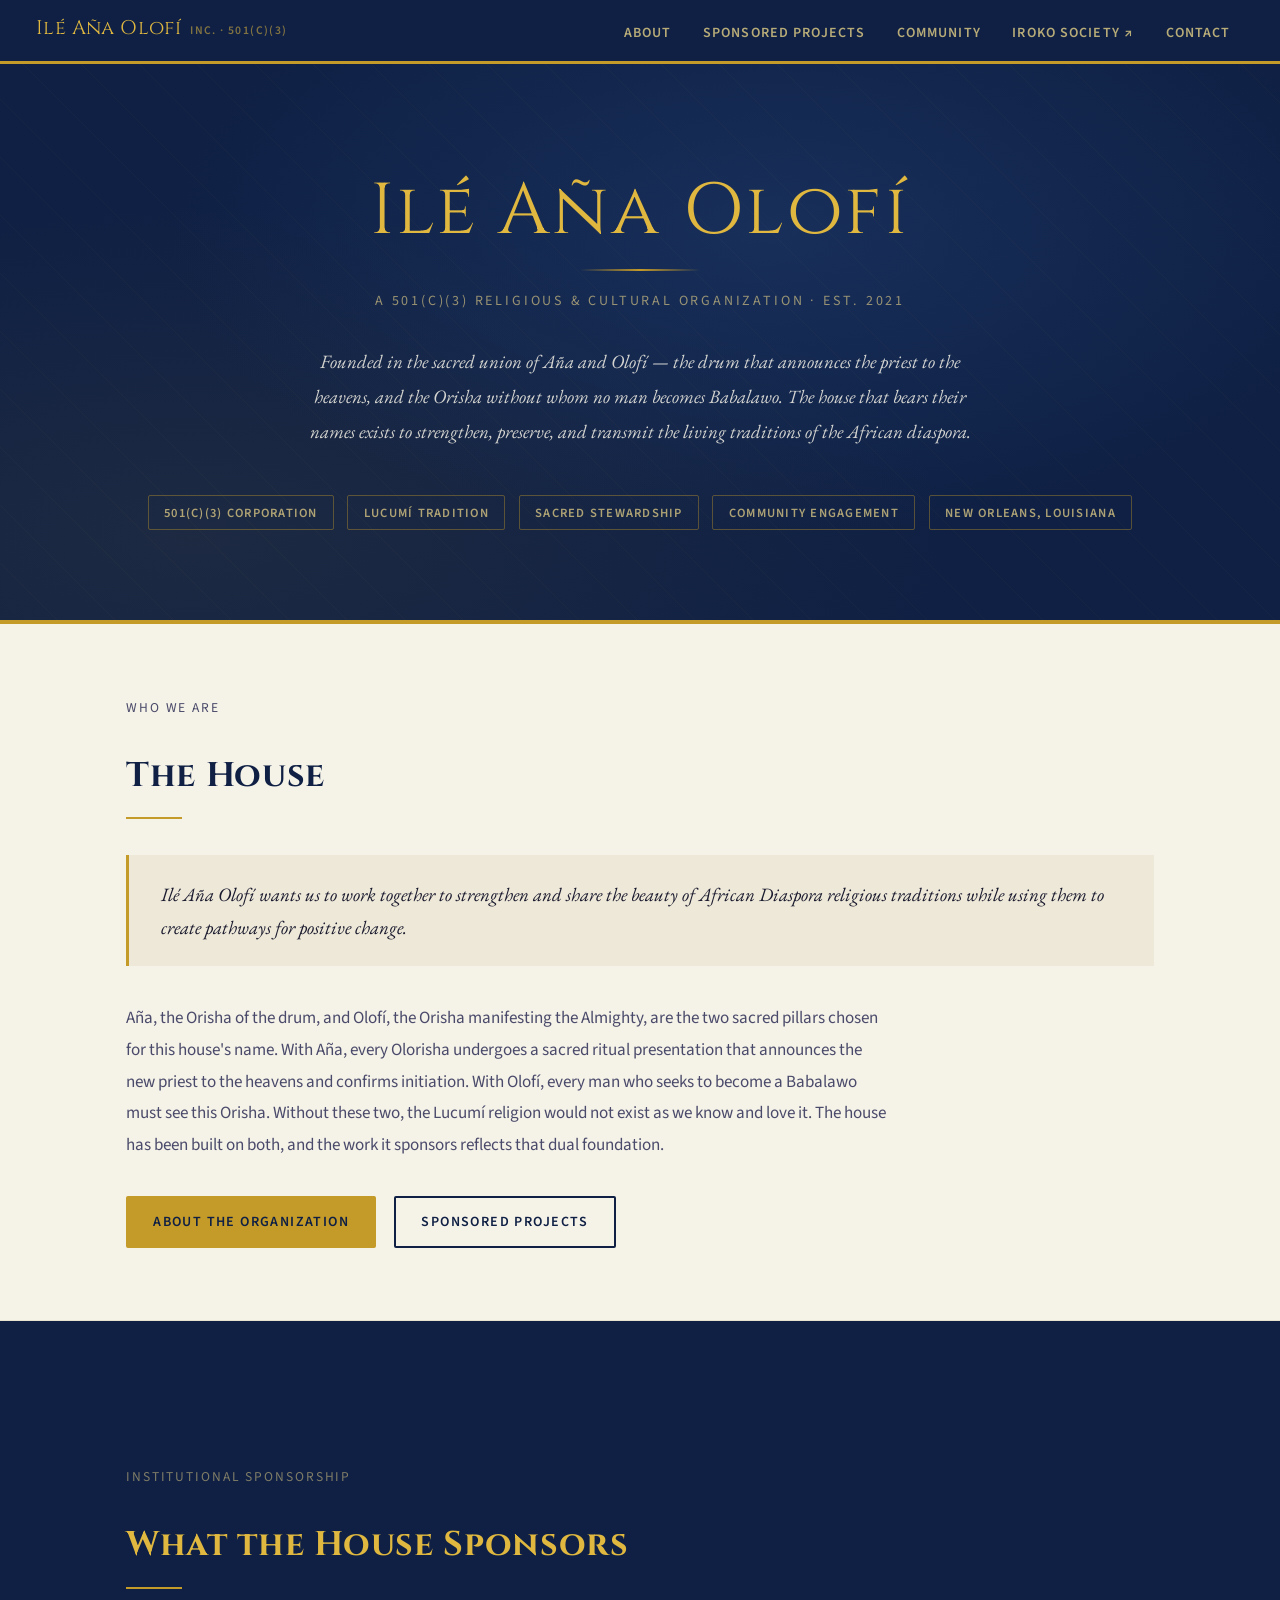
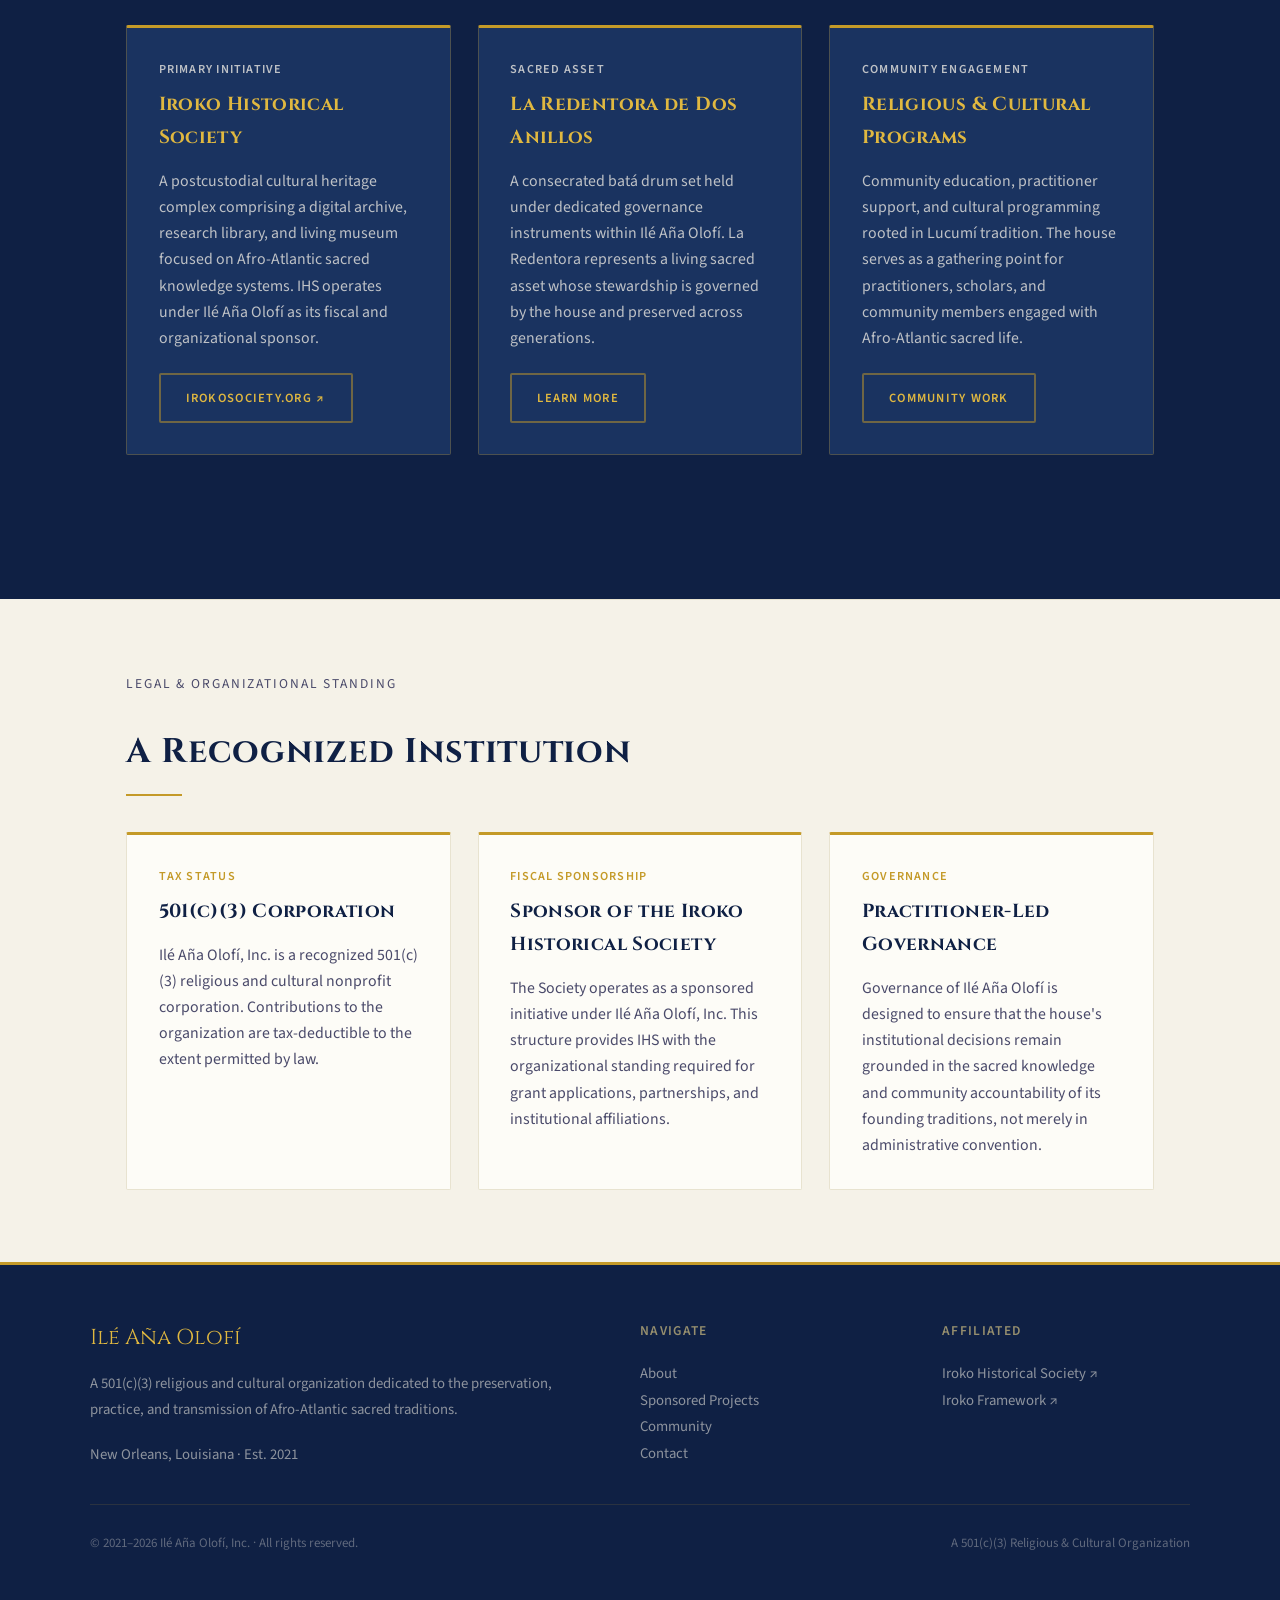
<file: index.html>
<!DOCTYPE html>
<html lang="en">
<head>
  <meta charset="UTF-8">
  <meta name="viewport" content="width=device-width, initial-scale=1.0">
  <title>Ilé Aña Olofí, Inc.</title>
  <meta name="description" content="Ilé Aña Olofí, Inc. is a 501(c)(3) religious and cultural organization dedicated to the preservation, practice, and transmission of Afro-Atlantic sacred traditions. Fiscal sponsor of the Iroko Historical Society.">
  <link rel="icon" type="image/svg+xml" href="assets/iao-favicon.svg">
  <meta property="og:type" content="website">
  <meta property="og:site_name" content="Ilé Aña Olofí, Inc.">
  <meta property="og:title" content="Ilé Aña Olofí, Inc.">
  <meta property="og:description" content="A 501(c)(3) religious and cultural organization dedicated to the preservation, practice, and transmission of Afro-Atlantic sacred traditions. Fiscal sponsor of the Iroko Historical Society.">
  <meta property="og:url" content="https://ileanaolofi.org/">
  <meta property="og:image" content="https://ileanaolofi.org/assets/og-iao.png">
  <meta property="og:image:width" content="1200">
  <meta property="og:image:height" content="630">
  <meta property="og:image:type" content="image/png">
  <meta name="twitter:card" content="summary_large_image">
  <meta name="twitter:title" content="Ilé Aña Olofí, Inc.">
  <meta name="twitter:description" content="A 501(c)(3) religious and cultural organization dedicated to the preservation, practice, and transmission of Afro-Atlantic sacred traditions. Fiscal sponsor of the Iroko Historical Society.">
  <meta name="twitter:image" content="https://ileanaolofi.org/assets/og-iao.png">
  <link rel="stylesheet" href="style.css">
  <!-- Google Analytics -->
  <script async src="https://www.googletagmanager.com/gtag/js?id=G-YC5E6GBY4K"></script>
  <script>
    window.dataLayer = window.dataLayer || [];
    function gtag(){dataLayer.push(arguments);}
    gtag('js', new Date());
    gtag('config', 'G-YC5E6GBY4K');
  </script>
</head>
<body>

<nav>
  <a href="index.html" class="brand">
    <span class="wordmark">Ilé Aña Olofí</span>
    <span class="inc">Inc. · 501(c)(3)</span>
  </a>
  <ul>
    <li><a href="about.html">About</a></li>
    <li><a href="projects.html">Sponsored Projects</a></li>
    <li><a href="community.html">Community</a></li>
    <li><a href="https://www.irokosociety.org" target="_blank">Iroko Society ↗</a></li>
    <li><a href="contact.html">Contact</a></li>
  </ul>
</nav>

<!-- HERO -->
<section class="hero">
  <div class="seal">Ilé Aña Olofí</div>
  <div class="seal-rule"></div>
  <p class="subtitle">A 501(c)(3) Religious &amp; Cultural Organization · Est. 2021</p>
  <p class="lead">
    Founded in the sacred union of Aña and Olofí — the drum that announces the priest to the heavens, and the Orisha without whom no man becomes Babalawo. The house that bears their names exists to strengthen, preserve, and transmit the living traditions of the African diaspora.
  </p>
  <div class="badges">
    <span class="badge">501(c)(3) Corporation</span>
    <span class="badge">Lucumí Tradition</span>
    <span class="badge">Sacred Stewardship</span>
    <span class="badge">Community Engagement</span>
    <span class="badge">New Orleans, Louisiana</span>
  </div>
</section>

<!-- MISSION STATEMENT -->
<section class="section">
  <p class="section-lead">Who We Are</p>
  <h2 class="section-title">The House</h2>
  <blockquote class="mission">
    Ilé Aña Olofí wants us to work together to strengthen and share the beauty of African Diaspora religious traditions while using them to create pathways for positive change.
  </blockquote>
  <p style="font-family: var(--font-sans); font-size: 0.95rem; color: var(--text-muted); max-width: 760px; line-height: 1.85; margin-top: 1.5rem;">
    Aña, the Orisha of the drum, and Olofí, the Orisha manifesting the Almighty, are the two sacred pillars chosen for this house's name. With Aña, every Olorisha undergoes a sacred ritual presentation that announces the new priest to the heavens and confirms initiation. With Olofí, every man who seeks to become a Babalawo must see this Orisha. Without these two, the Lucumí religion would not exist as we know and love it. The house has been built on both, and the work it sponsors reflects that dual foundation.
  </p>
  <div style="margin-top: 2rem; display: flex; gap: 1rem; flex-wrap: wrap;">
    <a href="about.html" class="btn btn-gold">About the Organization</a>
    <a href="projects.html" class="btn btn-outline">Sponsored Projects</a>
  </div>
</section>

<!-- SPONSORED PROJECTS STRIP -->
<div class="section alt">
  <div class="inner">
    <p class="section-lead">Institutional Sponsorship</p>
    <h2 class="section-title">What the House Sponsors</h2>
    <div class="cards">
      <div class="card navy-card">
        <p class="card-tag">Primary Initiative</p>
        <h3>Iroko Historical Society</h3>
        <p>A postcustodial cultural heritage complex comprising a digital archive, research library, and living museum focused on Afro-Atlantic sacred knowledge systems. IHS operates under Ilé Aña Olofí as its fiscal and organizational sponsor.</p>
        <div style="margin-top:1.25rem;">
          <a href="https://www.irokosociety.org" target="_blank" class="btn btn-outline-light" style="font-size:0.7rem;">irokosociety.org ↗</a>
        </div>
      </div>
      <div class="card navy-card">
        <p class="card-tag">Sacred Asset</p>
        <h3>La Redentora de Dos Anillos</h3>
        <p>A consecrated batá drum set held under dedicated governance instruments within Ilé Aña Olofí. La Redentora represents a living sacred asset whose stewardship is governed by the house and preserved across generations.</p>
        <div style="margin-top:1.25rem;">
          <a href="projects.html#redentora" class="btn btn-outline-light" style="font-size:0.7rem;">Learn More</a>
        </div>
      </div>
      <div class="card navy-card">
        <p class="card-tag">Community Engagement</p>
        <h3>Religious &amp; Cultural Programs</h3>
        <p>Community education, practitioner support, and cultural programming rooted in Lucumí tradition. The house serves as a gathering point for practitioners, scholars, and community members engaged with Afro-Atlantic sacred life.</p>
        <div style="margin-top:1.25rem;">
          <a href="community.html" class="btn btn-outline-light" style="font-size:0.7rem;">Community Work</a>
        </div>
      </div>
    </div>
  </div>
</div>

<!-- ORGANIZATIONAL STANDING -->
<section class="section">
  <p class="section-lead">Legal &amp; Organizational Standing</p>
  <h2 class="section-title">A Recognized Institution</h2>
  <div class="cards">
    <div class="card">
      <p class="card-tag">Tax Status</p>
      <h3>501(c)(3) Corporation</h3>
      <p>Ilé Aña Olofí, Inc. is a recognized 501(c)(3) religious and cultural nonprofit corporation. Contributions to the organization are tax-deductible to the extent permitted by law.</p>
    </div>
    <div class="card">
      <p class="card-tag">Fiscal Sponsorship</p>
      <h3>Sponsor of the Iroko Historical Society</h3>
      <p>The Society operates as a sponsored initiative under Ilé Aña Olofí, Inc. This structure provides IHS with the organizational standing required for grant applications, partnerships, and institutional affiliations.</p>
    </div>
    <div class="card">
      <p class="card-tag">Governance</p>
      <h3>Practitioner-Led Governance</h3>
      <p>Governance of Ilé Aña Olofí is designed to ensure that the house's institutional decisions remain grounded in the sacred knowledge and community accountability of its founding traditions, not merely in administrative convention.</p>
    </div>
  </div>
</section>

<footer>
  <div class="footer-inner">
    <div>
      <span class="footer-wordmark">Ilé Aña Olofí</span>
      <p>A 501(c)(3) religious and cultural organization dedicated to the preservation, practice, and transmission of Afro-Atlantic sacred traditions.</p>
      <p style="margin-top: 1rem;">New Orleans, Louisiana · Est. 2021</p>
    </div>
    <div>
      <h4>Navigate</h4>
      <a href="about.html">About</a>
      <a href="projects.html">Sponsored Projects</a>
      <a href="community.html">Community</a>
      <a href="contact.html">Contact</a>
    </div>
    <div>
      <h4>Affiliated</h4>
      <a href="https://www.irokosociety.org" target="_blank">Iroko Historical Society ↗</a>
      <a href="https://ontology.irokosociety.org/" target="_blank">Iroko Framework ↗</a>
    </div>
  </div>
  <div class="footer-bottom">
    <p>© 2021–2026 Ilé Aña Olofí, Inc. · All rights reserved.</p>
    <p>A 501(c)(3) Religious &amp; Cultural Organization</p>
  </div>
</footer>

</body>
</html>
</file>
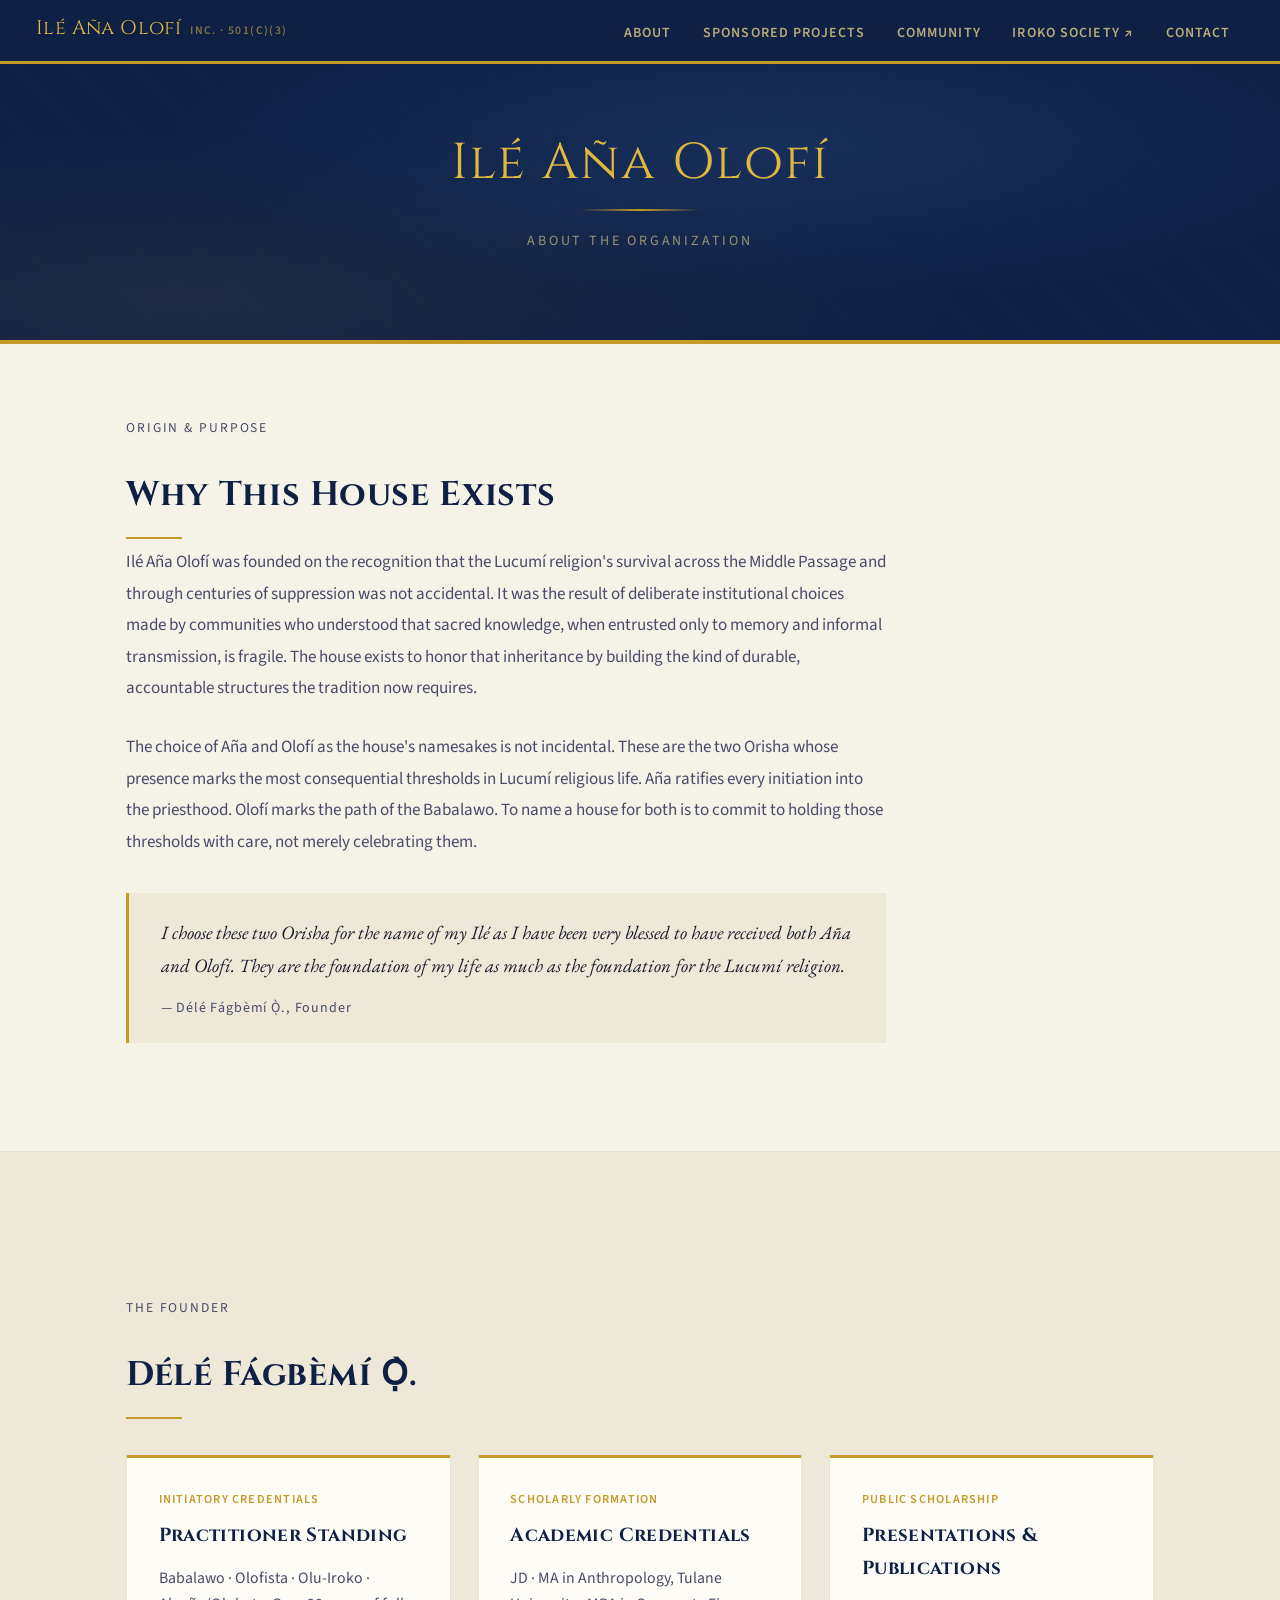
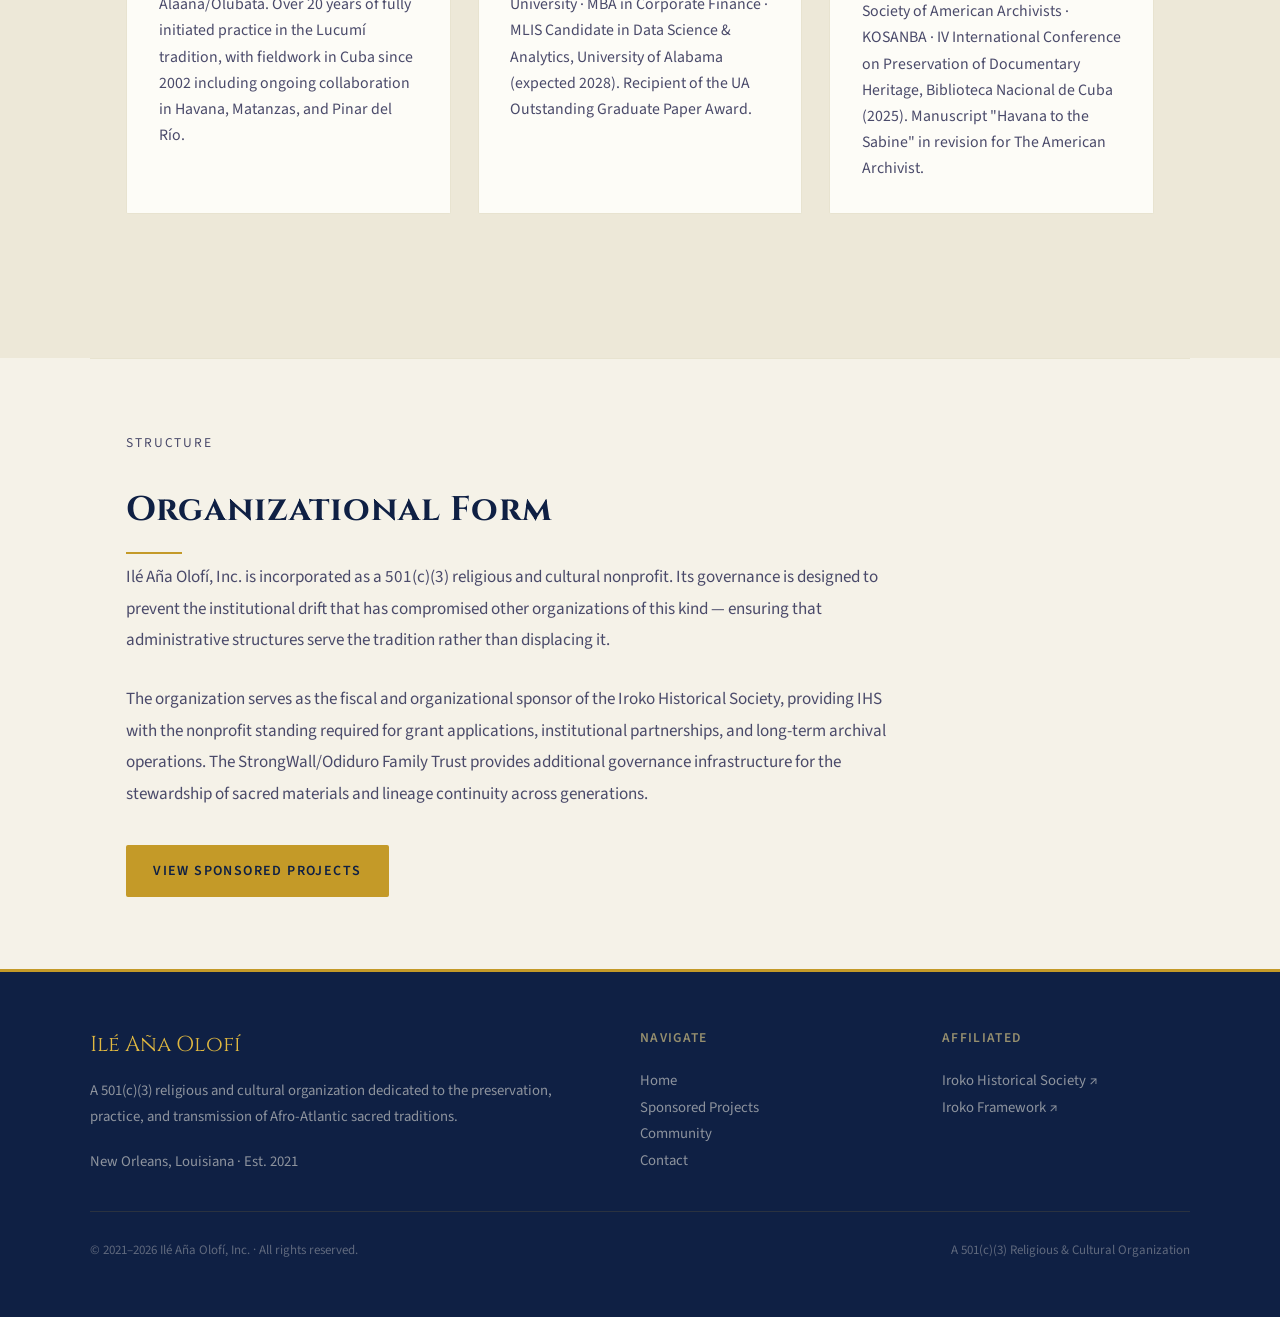
<file: about.html>
<!DOCTYPE html>
<html lang="en">
<head>
  <meta charset="UTF-8">
  <meta name="viewport" content="width=device-width, initial-scale=1.0">
  <title>About — Ilé Aña Olofí, Inc.</title>
  <link rel="icon" type="image/svg+xml" href="assets/iao-favicon.svg">
  <meta property="og:type" content="website">
  <meta property="og:site_name" content="Ilé Aña Olofí, Inc.">
  <meta property="og:title" content="About — Ilé Aña Olofí, Inc.">
  <meta property="og:description" content="About Ilé Aña Olofí, Inc. — our mission, structure, and commitment to Afro-Atlantic sacred traditions.">
  <meta property="og:url" content="https://ileanaolofi.org/about.html">
  <meta property="og:image" content="https://ileanaolofi.org/assets/og-iao.png">
  <meta property="og:image:width" content="1200">
  <meta property="og:image:height" content="630">
  <meta property="og:image:type" content="image/png">
  <meta name="twitter:card" content="summary_large_image">
  <meta name="twitter:title" content="About — Ilé Aña Olofí, Inc.">
  <meta name="twitter:description" content="About Ilé Aña Olofí, Inc. — our mission, structure, and commitment to Afro-Atlantic sacred traditions.">
  <meta name="twitter:image" content="https://ileanaolofi.org/assets/og-iao.png">
  <link rel="stylesheet" href="style.css">
  <!-- Google Analytics -->
  <script async src="https://www.googletagmanager.com/gtag/js?id=G-YC5E6GBY4K"></script>
  <script>
    window.dataLayer = window.dataLayer || [];
    function gtag(){dataLayer.push(arguments);}
    gtag('js', new Date());
    gtag('config', 'G-YC5E6GBY4K');
  </script>
</head>
<body>

<nav>
  <a href="index.html" class="brand">
    <span class="wordmark">Ilé Aña Olofí</span>
    <span class="inc">Inc. · 501(c)(3)</span>
  </a>
  <ul>
    <li><a href="about.html">About</a></li>
    <li><a href="projects.html">Sponsored Projects</a></li>
    <li><a href="community.html">Community</a></li>
    <li><a href="https://www.irokosociety.org" target="_blank">Iroko Society ↗</a></li>
    <li><a href="contact.html">Contact</a></li>
  </ul>
</nav>

<section class="hero" style="padding: 4rem 2rem 3rem;">
  <div class="seal" style="font-size: clamp(1.8rem, 4vw, 2.8rem);">Ilé Aña Olofí</div>
  <div class="seal-rule"></div>
  <p class="subtitle">About the Organization</p>
</section>

<section class="section">
  <p class="section-lead">Origin &amp; Purpose</p>
  <h2 class="section-title">Why This House Exists</h2>
  <p style="font-family: var(--font-sans); font-size: 0.95rem; color: var(--text-muted); max-width: 760px; line-height: 1.85; margin-bottom: 1.5rem;">
    Ilé Aña Olofí was founded on the recognition that the Lucumí religion's survival across the Middle Passage and through centuries of suppression was not accidental. It was the result of deliberate institutional choices made by communities who understood that sacred knowledge, when entrusted only to memory and informal transmission, is fragile. The house exists to honor that inheritance by building the kind of durable, accountable structures the tradition now requires.
  </p>
  <p style="font-family: var(--font-sans); font-size: 0.95rem; color: var(--text-muted); max-width: 760px; line-height: 1.85; margin-bottom: 1.5rem;">
    The choice of Aña and Olofí as the house's namesakes is not incidental. These are the two Orisha whose presence marks the most consequential thresholds in Lucumí religious life. Aña ratifies every initiation into the priesthood. Olofí marks the path of the Babalawo. To name a house for both is to commit to holding those thresholds with care, not merely celebrating them.
  </p>
  <blockquote class="mission" style="max-width: 760px;">
    I choose these two Orisha for the name of my Ilé as I have been very blessed to have received both Aña and Olofí. They are the foundation of my life as much as the foundation for the Lucumí religion.
    <cite>— Délé Fágbèmí Ọ̀., Founder</cite>
  </blockquote>
</section>

<div class="section mid">
  <div class="inner">
    <p class="section-lead">The Founder</p>
    <h2 class="section-title">Délé Fágbèmí Ọ̀.</h2>
    <div class="cards">
      <div class="card">
        <p class="card-tag">Initiatory Credentials</p>
        <h3>Practitioner Standing</h3>
        <p>Babalawo · Olofista · Olu-Iroko · Alaaña/Olubata. Over 20 years of fully initiated practice in the Lucumí tradition, with fieldwork in Cuba since 2002 including ongoing collaboration in Havana, Matanzas, and Pinar del Río.</p>
      </div>
      <div class="card">
        <p class="card-tag">Scholarly Formation</p>
        <h3>Academic Credentials</h3>
        <p>JD · MA in Anthropology, Tulane University · MBA in Corporate Finance · MLIS Candidate in Data Science &amp; Analytics, University of Alabama (expected 2028). Recipient of the UA Outstanding Graduate Paper Award.</p>
      </div>
      <div class="card">
        <p class="card-tag">Public Scholarship</p>
        <h3>Presentations &amp; Publications</h3>
        <p>Society of American Archivists · KOSANBA · IV International Conference on Preservation of Documentary Heritage, Biblioteca Nacional de Cuba (2025). Manuscript "Havana to the Sabine" in revision for The American Archivist.</p>
      </div>
    </div>
  </div>
</div>

<section class="section">
  <p class="section-lead">Structure</p>
  <h2 class="section-title">Organizational Form</h2>
  <p style="font-family: var(--font-sans); font-size: 0.95rem; color: var(--text-muted); max-width: 760px; line-height: 1.85; margin-bottom: 1.5rem;">
    Ilé Aña Olofí, Inc. is incorporated as a 501(c)(3) religious and cultural nonprofit. Its governance is designed to prevent the institutional drift that has compromised other organizations of this kind — ensuring that administrative structures serve the tradition rather than displacing it.
  </p>
  <p style="font-family: var(--font-sans); font-size: 0.95rem; color: var(--text-muted); max-width: 760px; line-height: 1.85; margin-bottom: 2rem;">
    The organization serves as the fiscal and organizational sponsor of the Iroko Historical Society, providing IHS with the nonprofit standing required for grant applications, institutional partnerships, and long-term archival operations. The StrongWall/Odiduro Family Trust provides additional governance infrastructure for the stewardship of sacred materials and lineage continuity across generations.
  </p>
  <a href="projects.html" class="btn btn-gold">View Sponsored Projects</a>
</section>

<footer>
  <div class="footer-inner">
    <div>
      <span class="footer-wordmark">Ilé Aña Olofí</span>
      <p>A 501(c)(3) religious and cultural organization dedicated to the preservation, practice, and transmission of Afro-Atlantic sacred traditions.</p>
      <p style="margin-top: 1rem;">New Orleans, Louisiana · Est. 2021</p>
    </div>
    <div>
      <h4>Navigate</h4>
      <a href="index.html">Home</a>
      <a href="projects.html">Sponsored Projects</a>
      <a href="community.html">Community</a>
      <a href="contact.html">Contact</a>
    </div>
    <div>
      <h4>Affiliated</h4>
      <a href="https://www.irokosociety.org" target="_blank">Iroko Historical Society ↗</a>
      <a href="https://ontology.irokosociety.org/" target="_blank">Iroko Framework ↗</a>
    </div>
  </div>
  <div class="footer-bottom">
    <p>© 2021–2026 Ilé Aña Olofí, Inc. · All rights reserved.</p>
    <p>A 501(c)(3) Religious &amp; Cultural Organization</p>
  </div>
</footer>

</body>
</html>
</file>
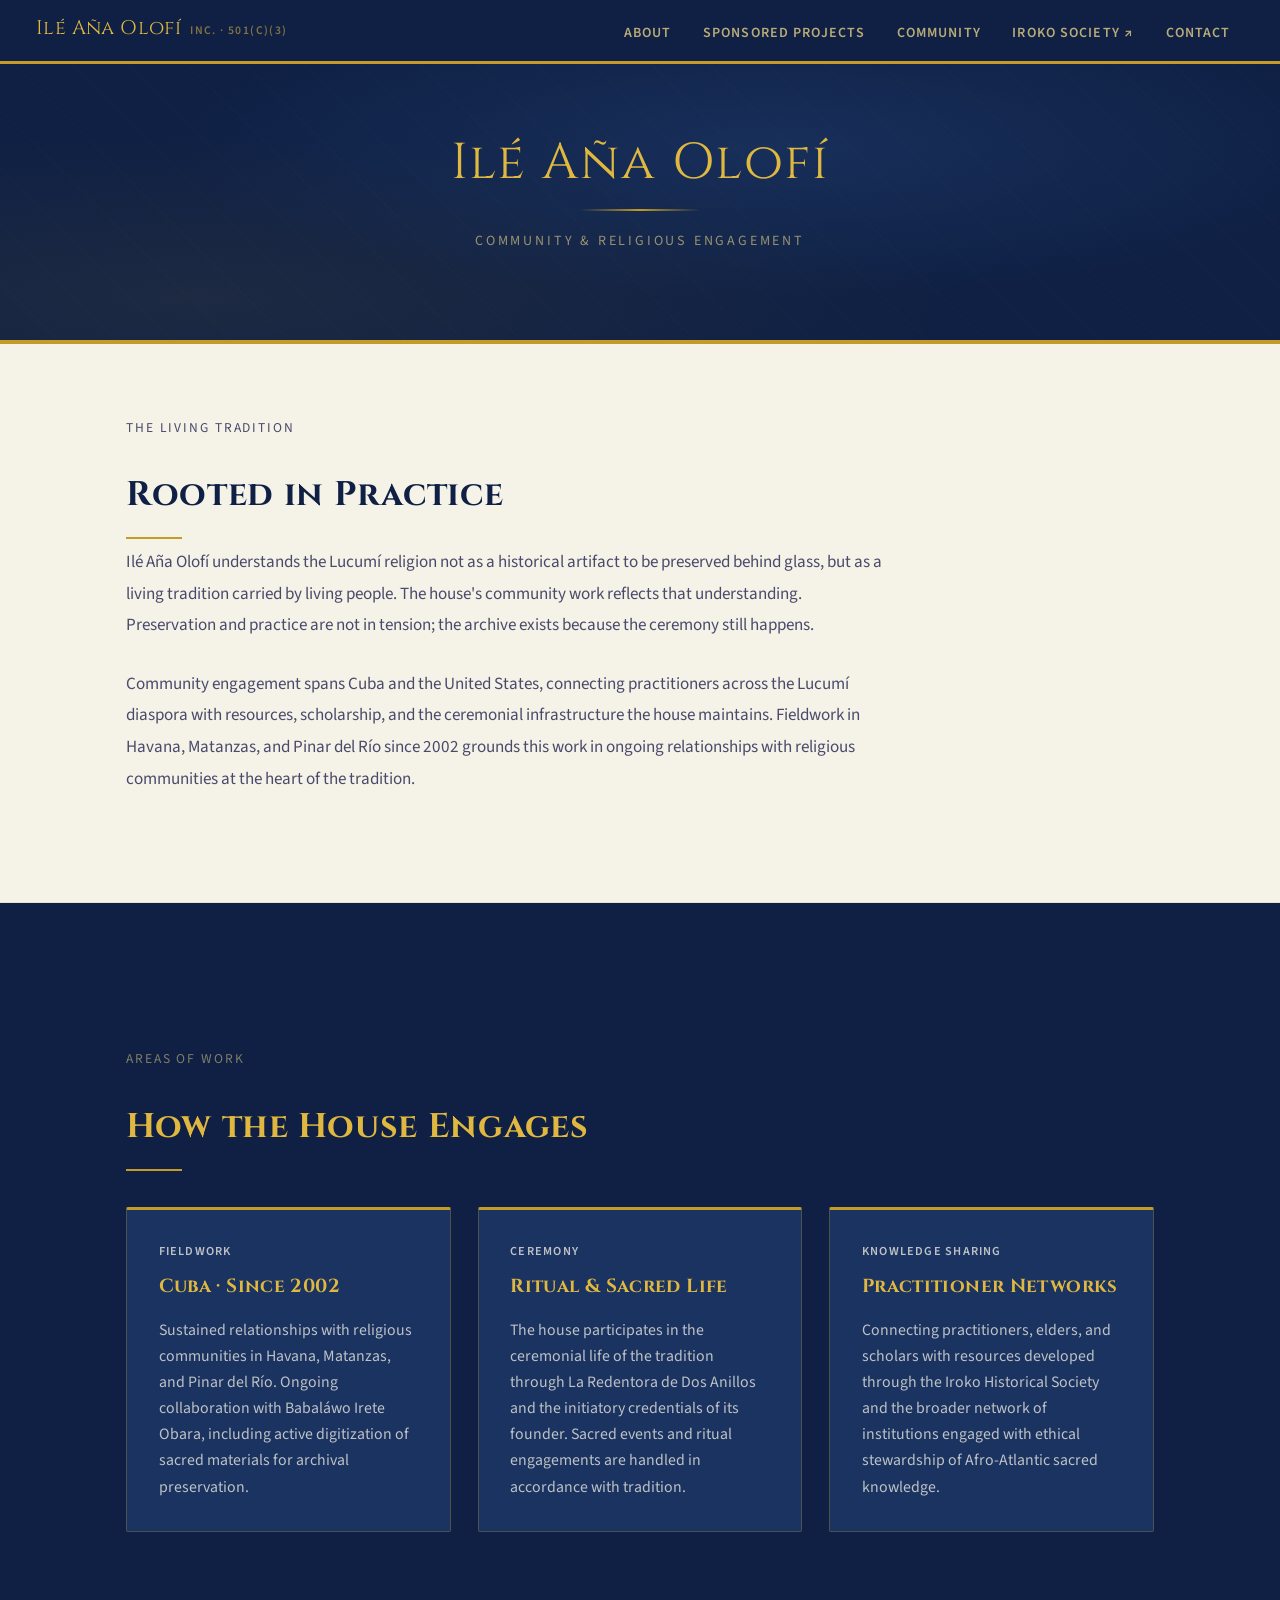
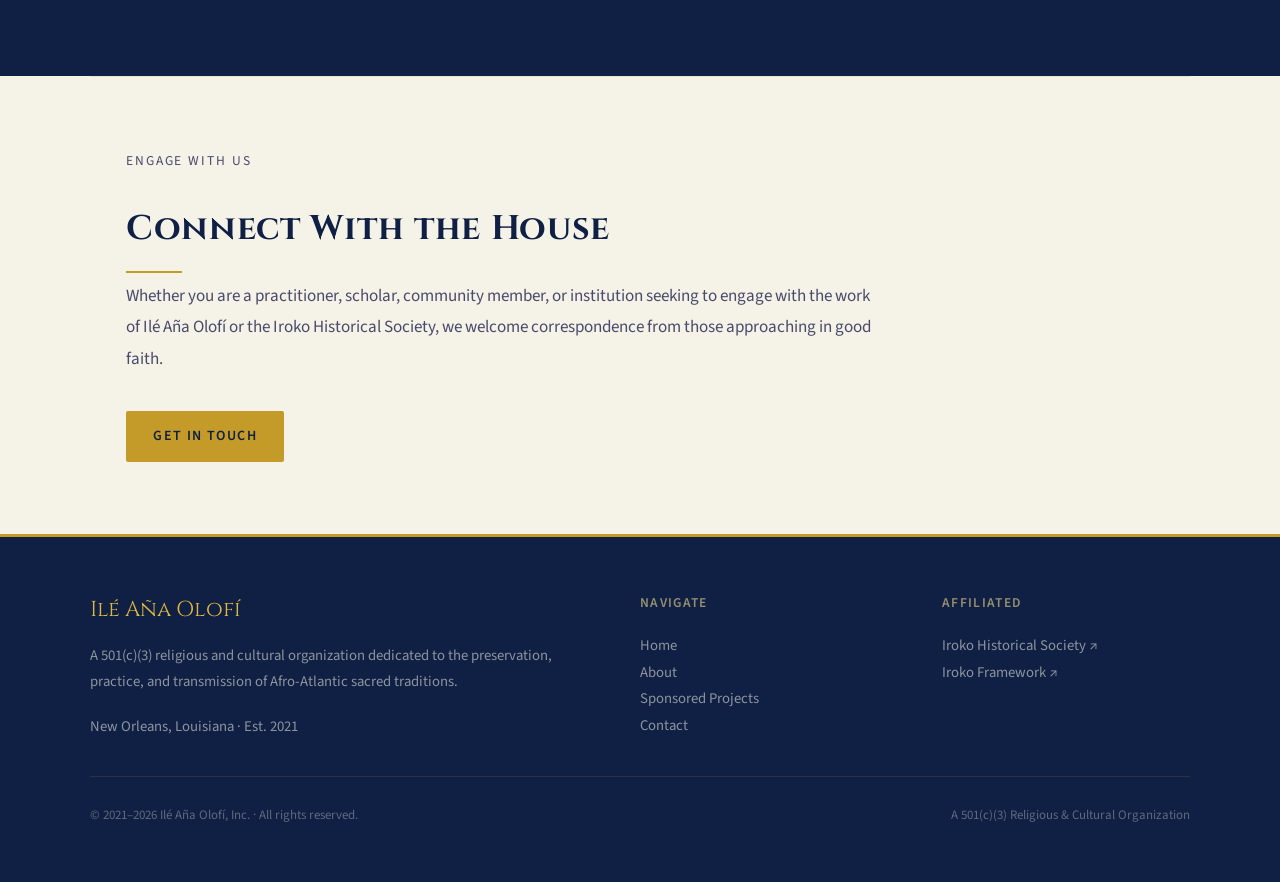
<file: community.html>
<!DOCTYPE html>
<html lang="en">
<head>
  <meta charset="UTF-8">
  <meta name="viewport" content="width=device-width, initial-scale=1.0">
  <title>Community — Ilé Aña Olofí, Inc.</title>
  <link rel="icon" type="image/svg+xml" href="assets/iao-favicon.svg">
  <meta property="og:type" content="website">
  <meta property="og:site_name" content="Ilé Aña Olofí, Inc.">
  <meta property="og:title" content="Community — Ilé Aña Olofí, Inc.">
  <meta property="og:description" content="Community programs and initiatives of Ilé Aña Olofí, Inc.">
  <meta property="og:url" content="https://ileanaolofi.org/community.html">
  <meta property="og:image" content="https://ileanaolofi.org/assets/og-iao.png">
  <meta property="og:image:width" content="1200">
  <meta property="og:image:height" content="630">
  <meta property="og:image:type" content="image/png">
  <meta name="twitter:card" content="summary_large_image">
  <meta name="twitter:title" content="Community — Ilé Aña Olofí, Inc.">
  <meta name="twitter:description" content="Community programs and initiatives of Ilé Aña Olofí, Inc.">
  <meta name="twitter:image" content="https://ileanaolofi.org/assets/og-iao.png">
  <link rel="stylesheet" href="style.css">
  <!-- Google Analytics -->
  <script async src="https://www.googletagmanager.com/gtag/js?id=G-YC5E6GBY4K"></script>
  <script>
    window.dataLayer = window.dataLayer || [];
    function gtag(){dataLayer.push(arguments);}
    gtag('js', new Date());
    gtag('config', 'G-YC5E6GBY4K');
  </script>
</head>
<body>

<nav>
  <a href="index.html" class="brand">
    <span class="wordmark">Ilé Aña Olofí</span>
    <span class="inc">Inc. · 501(c)(3)</span>
  </a>
  <ul>
    <li><a href="about.html">About</a></li>
    <li><a href="projects.html">Sponsored Projects</a></li>
    <li><a href="community.html">Community</a></li>
    <li><a href="https://www.irokosociety.org" target="_blank">Iroko Society ↗</a></li>
    <li><a href="contact.html">Contact</a></li>
  </ul>
</nav>

<section class="hero" style="padding: 4rem 2rem 3rem;">
  <div class="seal" style="font-size: clamp(1.8rem, 4vw, 2.8rem);">Ilé Aña Olofí</div>
  <div class="seal-rule"></div>
  <p class="subtitle">Community &amp; Religious Engagement</p>
</section>

<section class="section">
  <p class="section-lead">The Living Tradition</p>
  <h2 class="section-title">Rooted in Practice</h2>
  <p style="font-family: var(--font-sans); font-size: 0.95rem; color: var(--text-muted); max-width: 760px; line-height: 1.85; margin-bottom: 1.5rem;">
    Ilé Aña Olofí understands the Lucumí religion not as a historical artifact to be preserved behind glass, but as a living tradition carried by living people. The house's community work reflects that understanding. Preservation and practice are not in tension; the archive exists because the ceremony still happens.
  </p>
  <p style="font-family: var(--font-sans); font-size: 0.95rem; color: var(--text-muted); max-width: 760px; line-height: 1.85; margin-bottom: 2rem;">
    Community engagement spans Cuba and the United States, connecting practitioners across the Lucumí diaspora with resources, scholarship, and the ceremonial infrastructure the house maintains. Fieldwork in Havana, Matanzas, and Pinar del Río since 2002 grounds this work in ongoing relationships with religious communities at the heart of the tradition.
  </p>
</section>

<div class="section alt">
  <div class="inner">
    <p class="section-lead">Areas of Work</p>
    <h2 class="section-title">How the House Engages</h2>
    <div class="cards">
      <div class="card navy-card">
        <p class="card-tag">Fieldwork</p>
        <h3>Cuba · Since 2002</h3>
        <p>Sustained relationships with religious communities in Havana, Matanzas, and Pinar del Río. Ongoing collaboration with Babaláwo Irete Obara, including active digitization of sacred materials for archival preservation.</p>
      </div>
      <div class="card navy-card">
        <p class="card-tag">Ceremony</p>
        <h3>Ritual &amp; Sacred Life</h3>
        <p>The house participates in the ceremonial life of the tradition through La Redentora de Dos Anillos and the initiatory credentials of its founder. Sacred events and ritual engagements are handled in accordance with tradition.</p>
      </div>
      <div class="card navy-card">
        <p class="card-tag">Knowledge Sharing</p>
        <h3>Practitioner Networks</h3>
        <p>Connecting practitioners, elders, and scholars with resources developed through the Iroko Historical Society and the broader network of institutions engaged with ethical stewardship of Afro-Atlantic sacred knowledge.</p>
      </div>
    </div>
  </div>
</div>

<section class="section">
  <p class="section-lead">Engage With Us</p>
  <h2 class="section-title">Connect With the House</h2>
  <p style="font-family: var(--font-sans); font-size: 0.95rem; color: var(--text-muted); max-width: 760px; line-height: 1.85; margin-bottom: 2rem;">
    Whether you are a practitioner, scholar, community member, or institution seeking to engage with the work of Ilé Aña Olofí or the Iroko Historical Society, we welcome correspondence from those approaching in good faith.
  </p>
  <a href="contact.html" class="btn btn-gold">Get in Touch</a>
</section>

<footer>
  <div class="footer-inner">
    <div>
      <span class="footer-wordmark">Ilé Aña Olofí</span>
      <p>A 501(c)(3) religious and cultural organization dedicated to the preservation, practice, and transmission of Afro-Atlantic sacred traditions.</p>
      <p style="margin-top: 1rem;">New Orleans, Louisiana · Est. 2021</p>
    </div>
    <div>
      <h4>Navigate</h4>
      <a href="index.html">Home</a>
      <a href="about.html">About</a>
      <a href="projects.html">Sponsored Projects</a>
      <a href="contact.html">Contact</a>
    </div>
    <div>
      <h4>Affiliated</h4>
      <a href="https://www.irokosociety.org" target="_blank">Iroko Historical Society ↗</a>
      <a href="https://ontology.irokosociety.org/" target="_blank">Iroko Framework ↗</a>
    </div>
  </div>
  <div class="footer-bottom">
    <p>© 2021–2026 Ilé Aña Olofí, Inc. · All rights reserved.</p>
    <p>A 501(c)(3) Religious &amp; Cultural Organization</p>
  </div>
</footer>

</body>
</html>
</file>
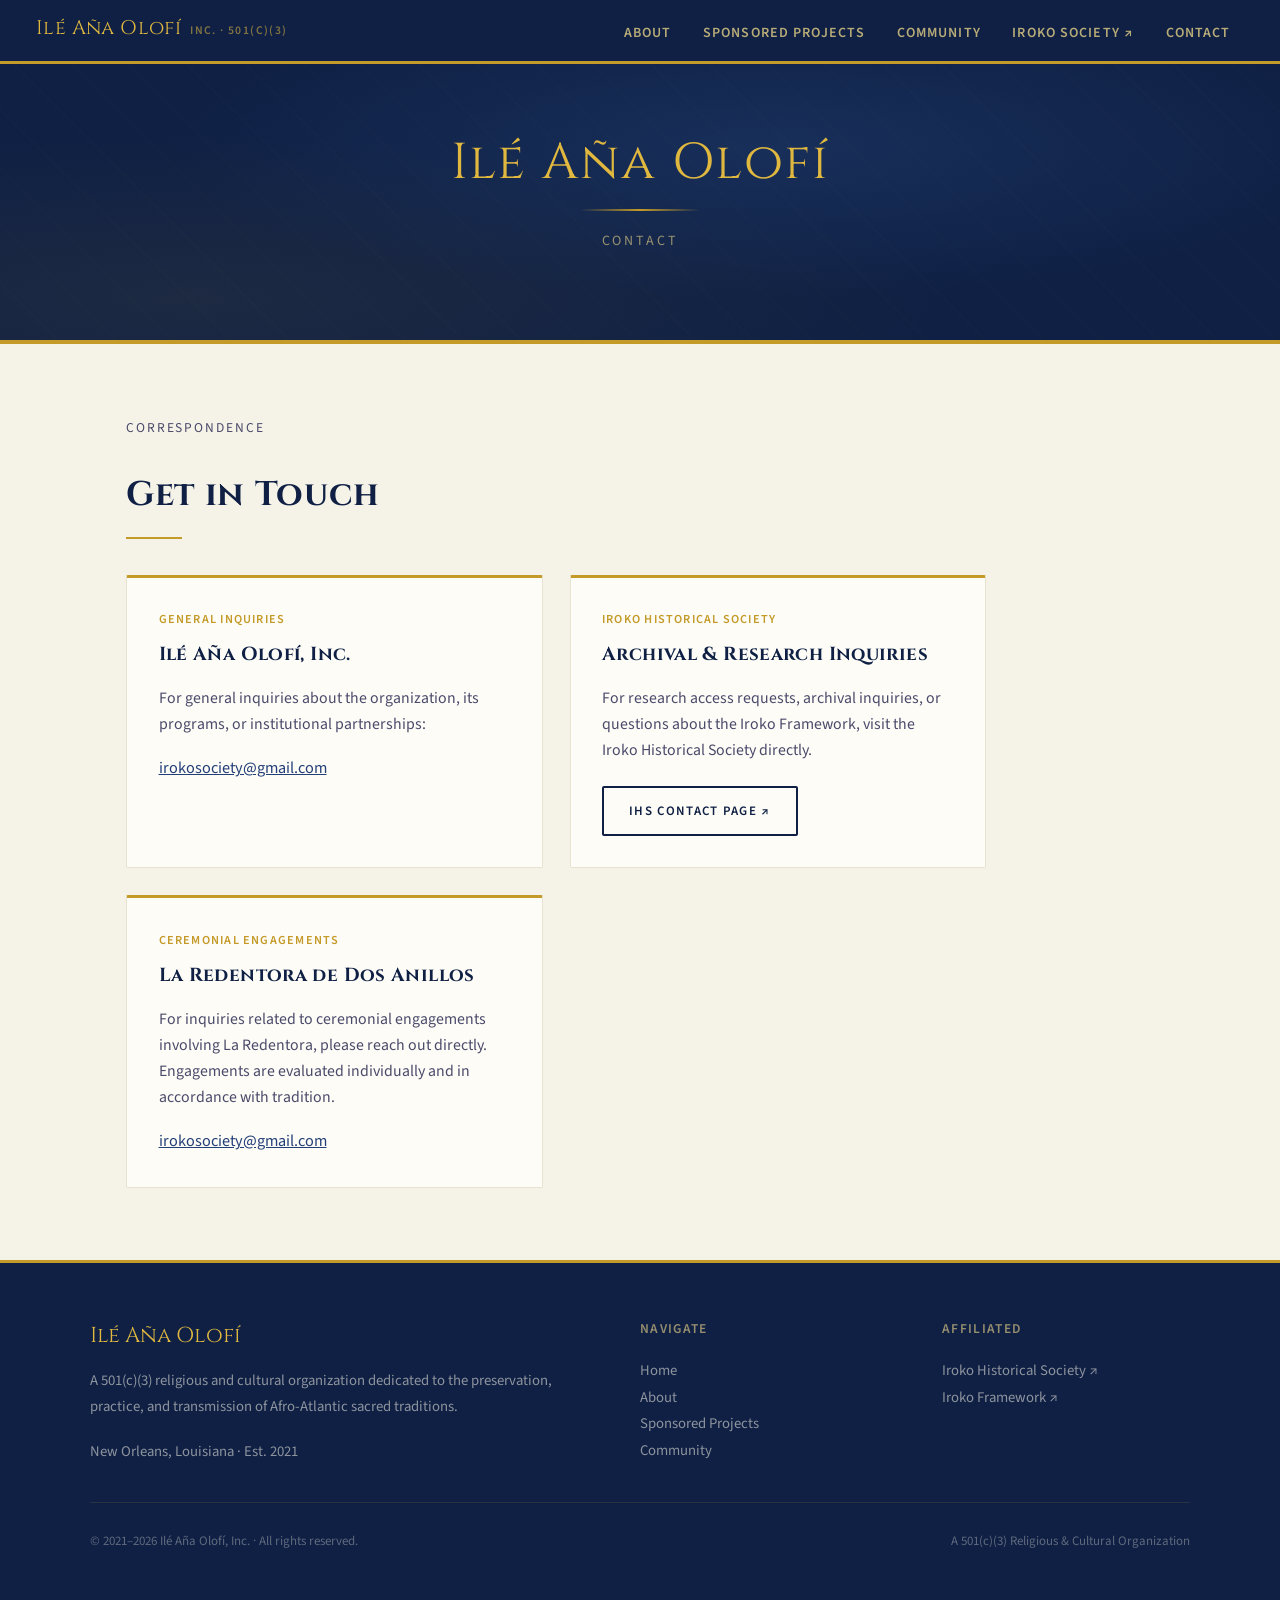
<file: contact.html>
<!DOCTYPE html>
<html lang="en">
<head>
  <meta charset="UTF-8">
  <meta name="viewport" content="width=device-width, initial-scale=1.0">
  <title>Contact — Ilé Aña Olofí, Inc.</title>
  <link rel="icon" type="image/svg+xml" href="assets/iao-favicon.svg">
  <meta property="og:type" content="website">
  <meta property="og:site_name" content="Ilé Aña Olofí, Inc.">
  <meta property="og:title" content="Contact — Ilé Aña Olofí, Inc.">
  <meta property="og:description" content="Contact Ilé Aña Olofí, Inc.">
  <meta property="og:url" content="https://ileanaolofi.org/contact.html">
  <meta property="og:image" content="https://ileanaolofi.org/assets/og-iao.png">
  <meta property="og:image:width" content="1200">
  <meta property="og:image:height" content="630">
  <meta property="og:image:type" content="image/png">
  <meta name="twitter:card" content="summary_large_image">
  <meta name="twitter:title" content="Contact — Ilé Aña Olofí, Inc.">
  <meta name="twitter:description" content="Contact Ilé Aña Olofí, Inc.">
  <meta name="twitter:image" content="https://ileanaolofi.org/assets/og-iao.png">
  <link rel="stylesheet" href="style.css">
  <!-- Google Analytics -->
  <script async src="https://www.googletagmanager.com/gtag/js?id=G-YC5E6GBY4K"></script>
  <script>
    window.dataLayer = window.dataLayer || [];
    function gtag(){dataLayer.push(arguments);}
    gtag('js', new Date());
    gtag('config', 'G-YC5E6GBY4K');
  </script>
</head>
<body>

<nav>
  <a href="index.html" class="brand">
    <span class="wordmark">Ilé Aña Olofí</span>
    <span class="inc">Inc. · 501(c)(3)</span>
  </a>
  <ul>
    <li><a href="about.html">About</a></li>
    <li><a href="projects.html">Sponsored Projects</a></li>
    <li><a href="community.html">Community</a></li>
    <li><a href="https://www.irokosociety.org" target="_blank">Iroko Society ↗</a></li>
    <li><a href="contact.html">Contact</a></li>
  </ul>
</nav>

<section class="hero" style="padding: 4rem 2rem 3rem;">
  <div class="seal" style="font-size: clamp(1.8rem, 4vw, 2.8rem);">Ilé Aña Olofí</div>
  <div class="seal-rule"></div>
  <p class="subtitle">Contact</p>
</section>

<section class="section">
  <p class="section-lead">Correspondence</p>
  <h2 class="section-title">Get in Touch</h2>
  <div class="cards" style="max-width: 860px;">
    <div class="card">
      <p class="card-tag">General Inquiries</p>
      <h3>Ilé Aña Olofí, Inc.</h3>
      <p>For general inquiries about the organization, its programs, or institutional partnerships:</p>
      <p style="margin-top: 1rem; font-family: var(--font-sans); font-size: 0.9rem;">
        <a href="mailto:irokosociety@gmail.com" style="color: var(--navy-light);">irokosociety@gmail.com</a>
      </p>
    </div>
    <div class="card">
      <p class="card-tag">Iroko Historical Society</p>
      <h3>Archival &amp; Research Inquiries</h3>
      <p>For research access requests, archival inquiries, or questions about the Iroko Framework, visit the Iroko Historical Society directly.</p>
      <div style="margin-top: 1.25rem;">
        <a href="https://www.irokosociety.org/contact" target="_blank" class="btn btn-outline" style="font-size: 0.72rem;">IHS Contact Page ↗</a>
      </div>
    </div>
    <div class="card">
      <p class="card-tag">Ceremonial Engagements</p>
      <h3>La Redentora de Dos Anillos</h3>
      <p>For inquiries related to ceremonial engagements involving La Redentora, please reach out directly. Engagements are evaluated individually and in accordance with tradition.</p>
      <p style="margin-top: 1rem; font-family: var(--font-sans); font-size: 0.9rem;">
        <a href="mailto:irokosociety@gmail.com" style="color: var(--navy-light);">irokosociety@gmail.com</a>
      </p>
    </div>
  </div>
</section>

<footer>
  <div class="footer-inner">
    <div>
      <span class="footer-wordmark">Ilé Aña Olofí</span>
      <p>A 501(c)(3) religious and cultural organization dedicated to the preservation, practice, and transmission of Afro-Atlantic sacred traditions.</p>
      <p style="margin-top: 1rem;">New Orleans, Louisiana · Est. 2021</p>
    </div>
    <div>
      <h4>Navigate</h4>
      <a href="index.html">Home</a>
      <a href="about.html">About</a>
      <a href="projects.html">Sponsored Projects</a>
      <a href="community.html">Community</a>
    </div>
    <div>
      <h4>Affiliated</h4>
      <a href="https://www.irokosociety.org" target="_blank">Iroko Historical Society ↗</a>
      <a href="https://ontology.irokosociety.org/" target="_blank">Iroko Framework ↗</a>
    </div>
  </div>
  <div class="footer-bottom">
    <p>© 2021–2026 Ilé Aña Olofí, Inc. · All rights reserved.</p>
    <p>A 501(c)(3) Religious &amp; Cultural Organization</p>
  </div>
</footer>

</body>
</html>
</file>
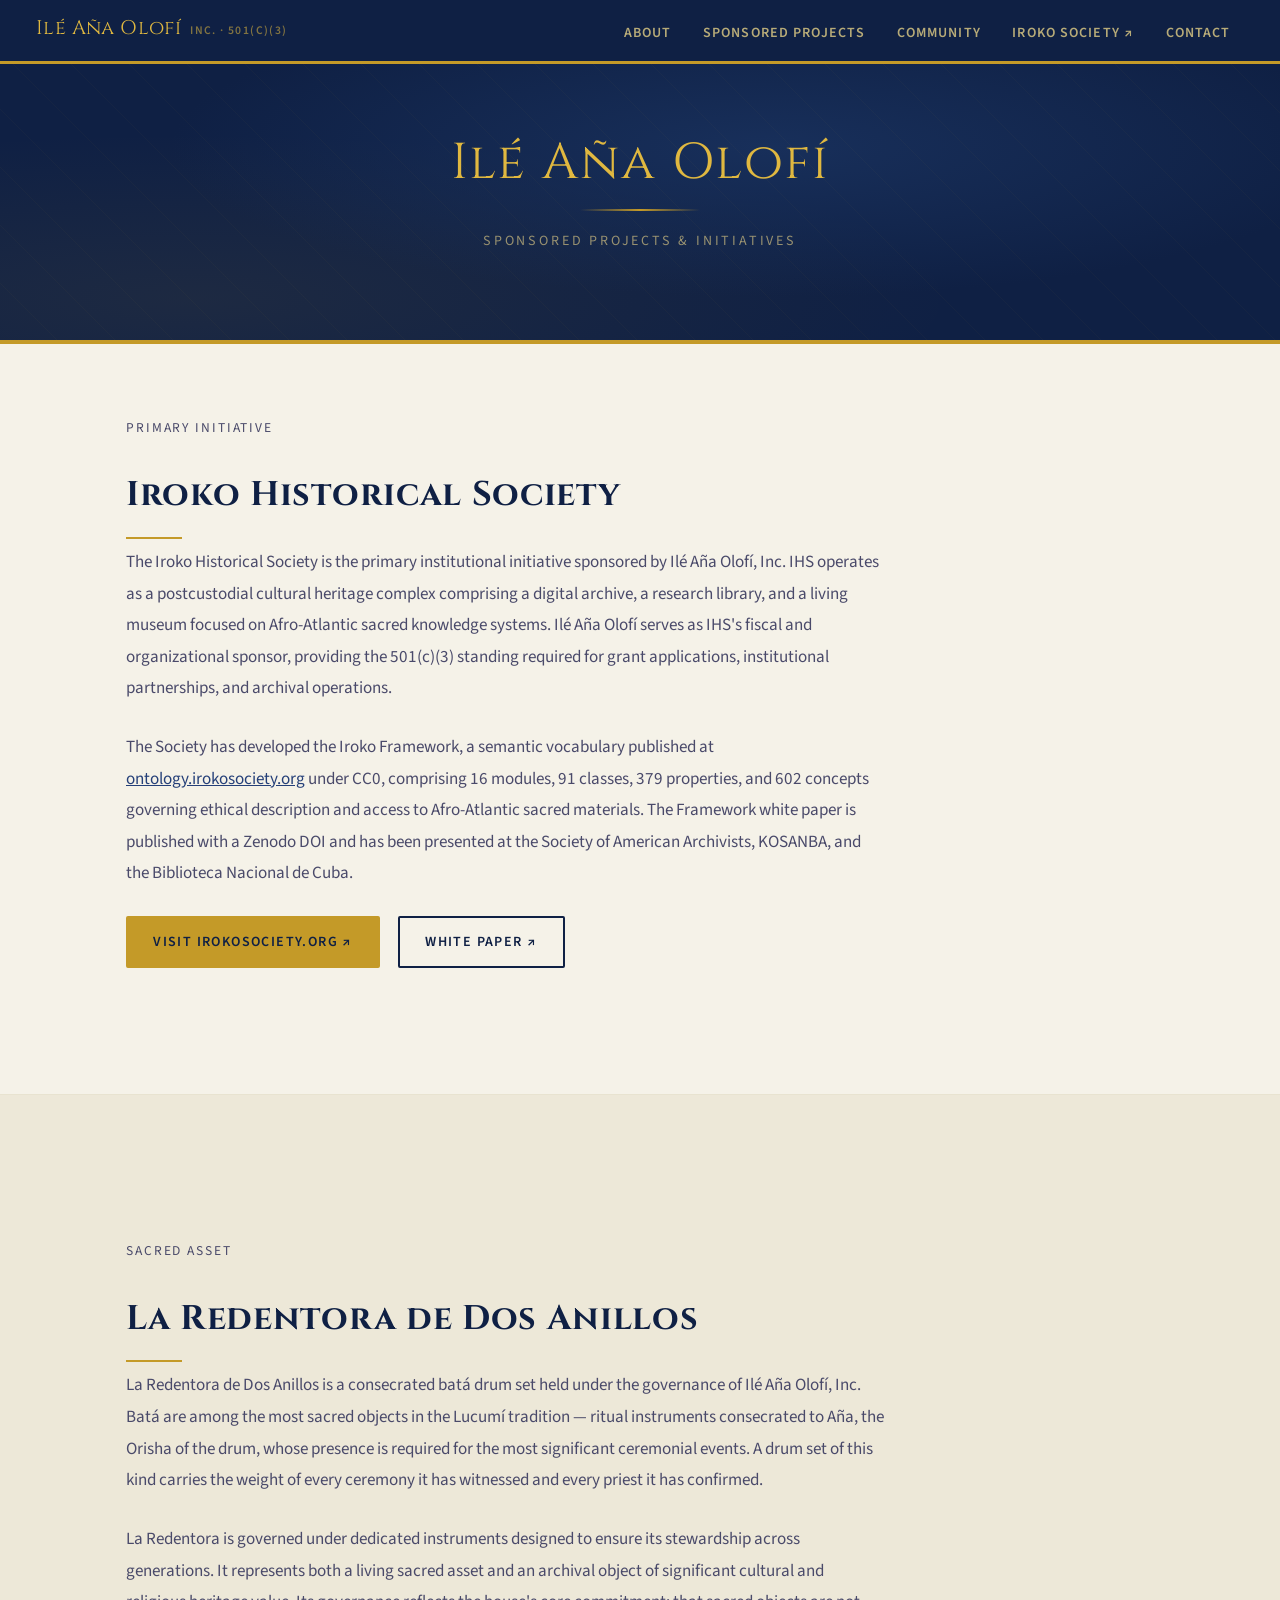
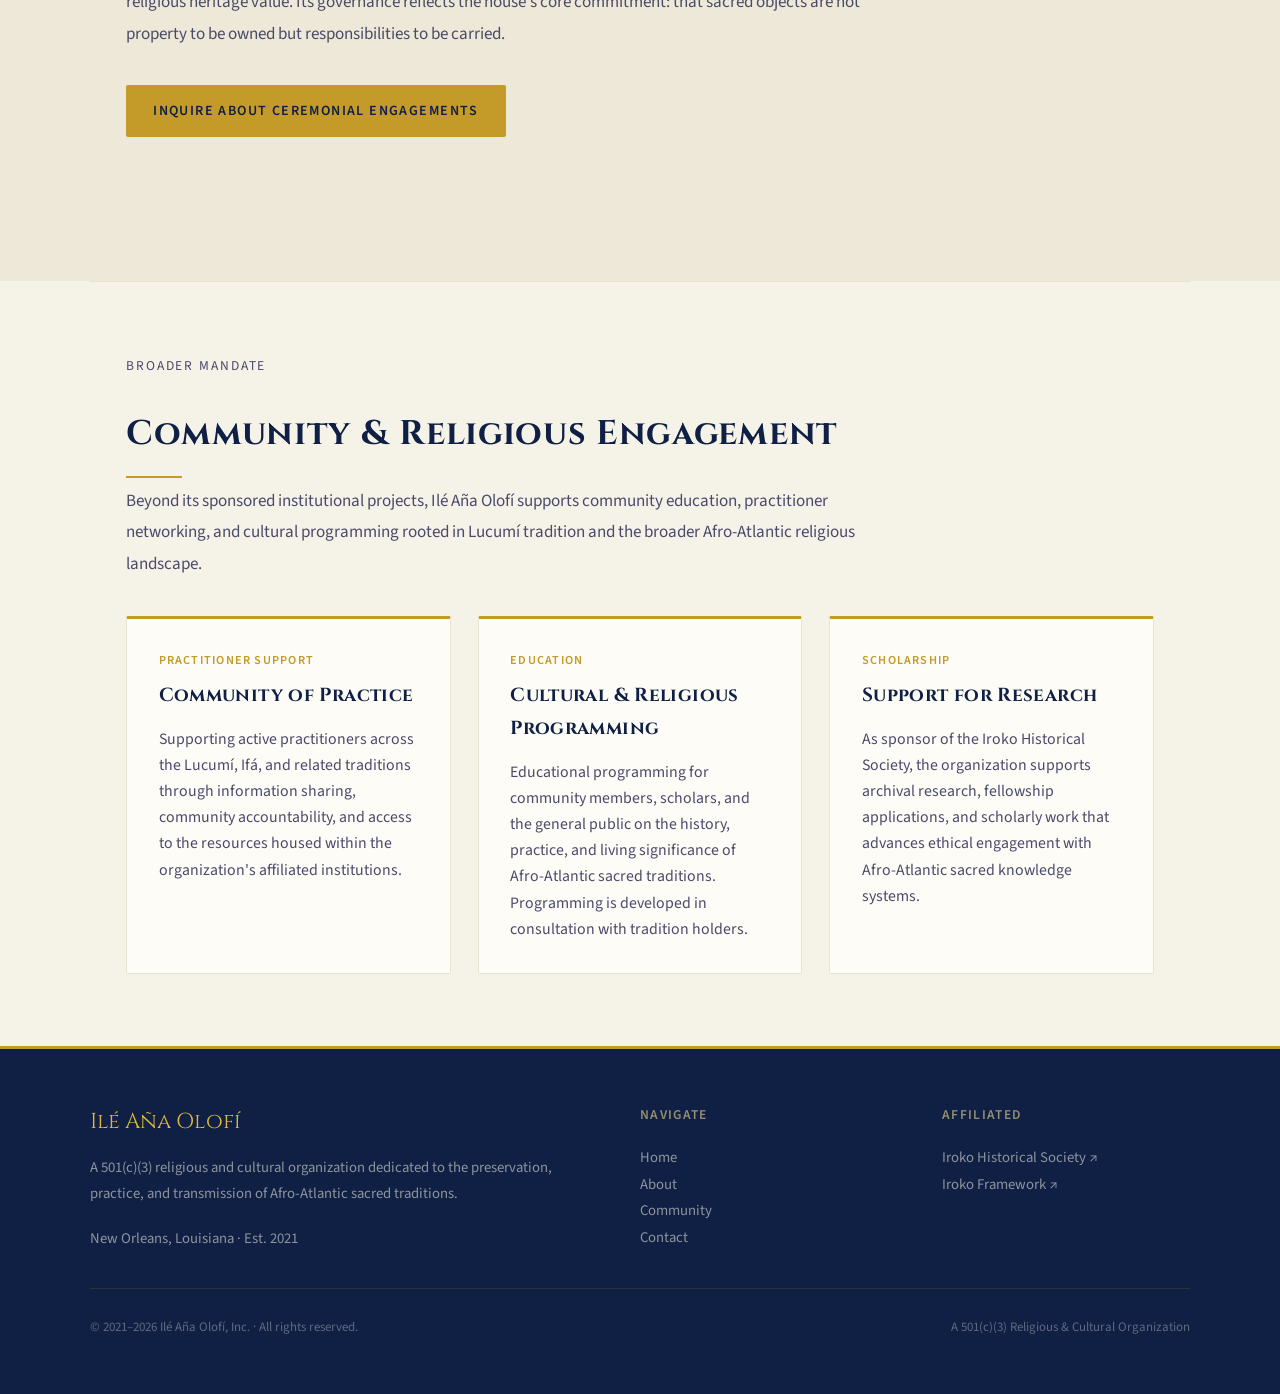
<file: projects.html>
<!DOCTYPE html>
<html lang="en">
<head>
  <meta charset="UTF-8">
  <meta name="viewport" content="width=device-width, initial-scale=1.0">
  <title>Sponsored Projects — Ilé Aña Olofí, Inc.</title>
  <link rel="icon" type="image/svg+xml" href="assets/iao-favicon.svg">
  <meta property="og:type" content="website">
  <meta property="og:site_name" content="Ilé Aña Olofí, Inc.">
  <meta property="og:title" content="Sponsored Projects — Ilé Aña Olofí, Inc.">
  <meta property="og:description" content="Sponsored projects of Ilé Aña Olofí, Inc., including the Iroko Historical Society.">
  <meta property="og:url" content="https://ileanaolofi.org/projects.html">
  <meta property="og:image" content="https://ileanaolofi.org/assets/og-iao.png">
  <meta property="og:image:width" content="1200">
  <meta property="og:image:height" content="630">
  <meta property="og:image:type" content="image/png">
  <meta name="twitter:card" content="summary_large_image">
  <meta name="twitter:title" content="Sponsored Projects — Ilé Aña Olofí, Inc.">
  <meta name="twitter:description" content="Sponsored projects of Ilé Aña Olofí, Inc., including the Iroko Historical Society.">
  <meta name="twitter:image" content="https://ileanaolofi.org/assets/og-iao.png">
  <link rel="stylesheet" href="style.css">
  <!-- Google Analytics -->
  <script async src="https://www.googletagmanager.com/gtag/js?id=G-YC5E6GBY4K"></script>
  <script>
    window.dataLayer = window.dataLayer || [];
    function gtag(){dataLayer.push(arguments);}
    gtag('js', new Date());
    gtag('config', 'G-YC5E6GBY4K');
  </script>
</head>
<body>

<nav>
  <a href="index.html" class="brand">
    <span class="wordmark">Ilé Aña Olofí</span>
    <span class="inc">Inc. · 501(c)(3)</span>
  </a>
  <ul>
    <li><a href="about.html">About</a></li>
    <li><a href="projects.html">Sponsored Projects</a></li>
    <li><a href="community.html">Community</a></li>
    <li><a href="https://www.irokosociety.org" target="_blank">Iroko Society ↗</a></li>
    <li><a href="contact.html">Contact</a></li>
  </ul>
</nav>

<section class="hero" style="padding: 4rem 2rem 3rem;">
  <div class="seal" style="font-size: clamp(1.8rem, 4vw, 2.8rem);">Ilé Aña Olofí</div>
  <div class="seal-rule"></div>
  <p class="subtitle">Sponsored Projects &amp; Initiatives</p>
</section>

<!-- IHS -->
<section class="section" id="ihs">
  <p class="section-lead">Primary Initiative</p>
  <h2 class="section-title">Iroko Historical Society</h2>
  <p style="font-family: var(--font-sans); font-size: 0.95rem; color: var(--text-muted); max-width: 760px; line-height: 1.85; margin-bottom: 1.5rem;">
    The Iroko Historical Society is the primary institutional initiative sponsored by Ilé Aña Olofí, Inc. IHS operates as a postcustodial cultural heritage complex comprising a digital archive, a research library, and a living museum focused on Afro-Atlantic sacred knowledge systems. Ilé Aña Olofí serves as IHS's fiscal and organizational sponsor, providing the 501(c)(3) standing required for grant applications, institutional partnerships, and archival operations.
  </p>
  <p style="font-family: var(--font-sans); font-size: 0.95rem; color: var(--text-muted); max-width: 760px; line-height: 1.85; margin-bottom: 1.5rem;">
    The Society has developed the Iroko Framework, a semantic vocabulary published at <a href="https://ontology.irokosociety.org/" style="color: var(--navy-light);">ontology.irokosociety.org</a> under CC0, comprising 16 modules, 91 classes, 379 properties, and 602 concepts governing ethical description and access to Afro-Atlantic sacred materials. The Framework white paper is published with a Zenodo DOI and has been presented at the Society of American Archivists, KOSANBA, and the Biblioteca Nacional de Cuba.
  </p>
  <div style="display: flex; gap: 1rem; flex-wrap: wrap; margin-bottom: 3rem;">
    <a href="https://www.irokosociety.org" target="_blank" class="btn btn-gold">Visit irokosociety.org ↗</a>
    <a href="https://ontology.irokosociety.org/whitepaper" target="_blank" class="btn btn-outline">White Paper ↗</a>
  </div>
</section>

<!-- LA REDENTORA -->
<div class="section mid" id="redentora">
  <div class="inner">
    <p class="section-lead">Sacred Asset</p>
    <h2 class="section-title">La Redentora de Dos Anillos</h2>
    <p style="font-family: var(--font-sans); font-size: 0.95rem; color: var(--text-muted); max-width: 760px; line-height: 1.85; margin-bottom: 1.5rem;">
      La Redentora de Dos Anillos is a consecrated batá drum set held under the governance of Ilé Aña Olofí, Inc. Batá are among the most sacred objects in the Lucumí tradition — ritual instruments consecrated to Aña, the Orisha of the drum, whose presence is required for the most significant ceremonial events. A drum set of this kind carries the weight of every ceremony it has witnessed and every priest it has confirmed.
    </p>
    <p style="font-family: var(--font-sans); font-size: 0.95rem; color: var(--text-muted); max-width: 760px; line-height: 1.85; margin-bottom: 2rem;">
      La Redentora is governed under dedicated instruments designed to ensure its stewardship across generations. It represents both a living sacred asset and an archival object of significant cultural and religious heritage value. Its governance reflects the house's core commitment: that sacred objects are not property to be owned but responsibilities to be carried.
    </p>
    <a href="contact.html" class="btn btn-gold">Inquire About Ceremonial Engagements</a>
  </div>
</div>

<!-- COMMUNITY -->
<section class="section" id="community">
  <p class="section-lead">Broader Mandate</p>
  <h2 class="section-title">Community &amp; Religious Engagement</h2>
  <p style="font-family: var(--font-sans); font-size: 0.95rem; color: var(--text-muted); max-width: 760px; line-height: 1.85; margin-bottom: 2rem;">
    Beyond its sponsored institutional projects, Ilé Aña Olofí supports community education, practitioner networking, and cultural programming rooted in Lucumí tradition and the broader Afro-Atlantic religious landscape.
  </p>
  <div class="cards">
    <div class="card">
      <p class="card-tag">Practitioner Support</p>
      <h3>Community of Practice</h3>
      <p>Supporting active practitioners across the Lucumí, Ifá, and related traditions through information sharing, community accountability, and access to the resources housed within the organization's affiliated institutions.</p>
    </div>
    <div class="card">
      <p class="card-tag">Education</p>
      <h3>Cultural &amp; Religious Programming</h3>
      <p>Educational programming for community members, scholars, and the general public on the history, practice, and living significance of Afro-Atlantic sacred traditions. Programming is developed in consultation with tradition holders.</p>
    </div>
    <div class="card">
      <p class="card-tag">Scholarship</p>
      <h3>Support for Research</h3>
      <p>As sponsor of the Iroko Historical Society, the organization supports archival research, fellowship applications, and scholarly work that advances ethical engagement with Afro-Atlantic sacred knowledge systems.</p>
    </div>
  </div>
</section>

<footer>
  <div class="footer-inner">
    <div>
      <span class="footer-wordmark">Ilé Aña Olofí</span>
      <p>A 501(c)(3) religious and cultural organization dedicated to the preservation, practice, and transmission of Afro-Atlantic sacred traditions.</p>
      <p style="margin-top: 1rem;">New Orleans, Louisiana · Est. 2021</p>
    </div>
    <div>
      <h4>Navigate</h4>
      <a href="index.html">Home</a>
      <a href="about.html">About</a>
      <a href="community.html">Community</a>
      <a href="contact.html">Contact</a>
    </div>
    <div>
      <h4>Affiliated</h4>
      <a href="https://www.irokosociety.org" target="_blank">Iroko Historical Society ↗</a>
      <a href="https://ontology.irokosociety.org/" target="_blank">Iroko Framework ↗</a>
    </div>
  </div>
  <div class="footer-bottom">
    <p>© 2021–2026 Ilé Aña Olofí, Inc. · All rights reserved.</p>
    <p>A 501(c)(3) Religious &amp; Cultural Organization</p>
  </div>
</footer>

</body>
</html>
</file>
<file: style.css>
@import url('https://fonts.googleapis.com/css2?family=Cinzel:wght@400;600;700&family=EB+Garamond:ital,wght@0,400;0,500;0,600;1,400&family=Source+Sans+3:wght@300;400;600&display=swap');

/* ============================================================
   ILÉ AÑA OLOFÍ — Navy · Gold · Cream
   ============================================================ */

:root {
  --navy:        #0F2044;
  --navy-mid:    #1A3360;
  --navy-light:  #243F78;
  --gold:        #C49A28;
  --gold-light:  #E0B840;
  --gold-pale:   #F0D98A;
  --cream:       #F5F2E8;
  --cream-dark:  #E8E3D0;
  --cream-mid:   #EDE8D8;
  --text-main:   #1A1A2E;
  --text-muted:  #4A4A6A;
  --white:       #FDFCF7;

  --font-display: 'Cinzel', Georgia, serif;
  --font-serif:   'EB Garamond', Garamond, Georgia, serif;
  --font-sans:    'Source Sans 3', system-ui, sans-serif;
}

*, *::before, *::after { box-sizing: border-box; margin: 0; padding: 0; }
html { font-size: 18px; scroll-behavior: smooth; }
body {
  background: var(--cream);
  color: var(--text-main);
  font-family: var(--font-serif);
  line-height: 1.75;
}

/* ── NAV ── */
nav {
  background: var(--navy);
  border-bottom: 3px solid var(--gold);
  position: sticky; top: 0; z-index: 100;
  padding: 0 2rem;
  display: flex; align-items: center; justify-content: space-between;
  height: 64px;
}
nav .brand {
  text-decoration: none;
  display: flex; align-items: baseline; gap: 0.5rem;
}
nav .brand .wordmark {
  font-family: var(--font-display);
  font-size: 1.1rem;
  color: var(--gold-light);
  letter-spacing: 0.02em;
  line-height: 1;
}
nav .brand .inc {
  font-family: var(--font-sans);
  font-size: 0.65rem; font-weight: 600; letter-spacing: 0.12em;
  text-transform: uppercase;
  color: rgba(224,184,64,0.55);
}
nav ul {
  list-style: none; display: flex; gap: 0.25rem;
}
nav ul li a {
  font-family: var(--font-sans);
  font-size: 0.78rem; font-weight: 600; letter-spacing: 0.08em; text-transform: uppercase;
  color: rgba(240,217,138,0.75);
  text-decoration: none;
  padding: 0.4rem 0.75rem; border-radius: 3px;
  transition: background 0.2s, color 0.2s;
}
nav ul li a:hover { background: rgba(196,154,40,0.15); color: var(--gold-light); }

/* ── HERO ── */
.hero {
  background: var(--navy);
  background-image:
    radial-gradient(ellipse at 60% 30%, rgba(26,51,96,0.8) 0%, transparent 55%),
    radial-gradient(ellipse at 15% 85%, rgba(196,154,40,0.08) 0%, transparent 50%);
  color: var(--cream);
  padding: 6rem 2rem 5rem;
  text-align: center;
  border-bottom: 4px solid var(--gold);
  position: relative;
  overflow: hidden;
}
.hero::before {
  content: '';
  position: absolute; inset: 0;
  background-image: repeating-linear-gradient(
    45deg,
    transparent,
    transparent 40px,
    rgba(196,154,40,0.03) 40px,
    rgba(196,154,40,0.03) 41px
  );
  pointer-events: none;
}
.hero .seal {
  font-family: var(--font-display);
  font-size: clamp(2.4rem, 6vw, 4rem);
  color: var(--gold-light);
  letter-spacing: 0.04em;
  line-height: 1.1;
  margin-bottom: 0.5rem;
  position: relative;
}
.hero .seal-rule {
  width: 120px; height: 2px;
  background: linear-gradient(90deg, transparent, var(--gold), transparent);
  margin: 1rem auto;
}
.hero .subtitle {
  font-family: var(--font-sans);
  font-size: 0.78rem; letter-spacing: 0.2em; text-transform: uppercase;
  color: rgba(240,217,138,0.6);
  margin-bottom: 1.75rem;
}
.hero p.lead {
  max-width: 680px; margin: 0 auto 2.5rem;
  font-size: 1.05rem; line-height: 1.85;
  color: rgba(245,242,232,0.85);
  font-style: italic;
}
.hero .badges {
  display: flex; justify-content: center; gap: 0.75rem; flex-wrap: wrap;
}
.hero .badge {
  font-family: var(--font-sans);
  font-size: 0.7rem; font-weight: 600; letter-spacing: 0.1em; text-transform: uppercase;
  padding: 0.3rem 0.85rem;
  border: 1px solid rgba(196,154,40,0.4);
  border-radius: 2px;
  color: rgba(240,217,138,0.7);
}

/* ── DIVIDER ORNAMENT ── */
.ornament {
  text-align: center;
  padding: 1rem 0;
  color: var(--gold);
  font-size: 1.2rem;
  letter-spacing: 0.5rem;
  opacity: 0.5;
}

/* ── SECTIONS ── */
.section {
  max-width: 1100px; margin: 0 auto;
  padding: 4rem 2rem;
}
.section + .section { border-top: 1px solid var(--cream-dark); }
.section.alt { background: var(--navy); color: var(--cream); max-width: 100%; }
.section.alt .inner { max-width: 1100px; margin: 0 auto; padding: 4rem 2rem; }
.section.mid { background: var(--cream-mid); max-width: 100%; }
.section.mid .inner { max-width: 1100px; margin: 0 auto; padding: 4rem 2rem; }

h2.section-title {
  font-family: var(--font-display);
  font-size: clamp(1.4rem, 3vw, 1.9rem);
  color: var(--navy);
  margin-bottom: 0.4rem;
  letter-spacing: 0.02em;
}
.section.alt h2.section-title { color: var(--gold-light); }
h2.section-title::after {
  content: '';
  display: block; width: 56px; height: 2px;
  background: var(--gold);
  margin-top: 0.6rem;
}
.section-lead {
  font-family: var(--font-sans);
  font-size: 0.75rem; letter-spacing: 0.14em; text-transform: uppercase;
  color: var(--text-muted);
  margin-bottom: 1.5rem;
}
.section.alt .section-lead { color: rgba(240,217,138,0.5); }

/* ── CARDS ── */
.cards {
  display: grid;
  grid-template-columns: repeat(auto-fit, minmax(280px, 1fr));
  gap: 1.5rem; margin-top: 2rem;
}
.card {
  background: var(--white);
  border: 1px solid var(--cream-dark);
  border-top: 3px solid var(--gold);
  padding: 1.75rem;
  border-radius: 2px;
  transition: box-shadow 0.2s, transform 0.2s;
}
.card:hover {
  box-shadow: 0 6px 24px rgba(15,32,68,0.1);
  transform: translateY(-2px);
}
.card.navy-card {
  background: var(--navy-mid);
  border-color: rgba(196,154,40,0.3);
  border-top-color: var(--gold);
  color: var(--cream);
}
.card h3 {
  font-family: var(--font-display);
  font-size: 1.05rem; color: var(--navy);
  margin-bottom: 0.75rem; letter-spacing: 0.02em;
}
.card.navy-card h3 { color: var(--gold-light); }
.card p {
  font-family: var(--font-sans);
  font-size: 0.88rem; color: var(--text-muted); line-height: 1.65;
}
.card.navy-card p { color: rgba(245,242,232,0.75); }
.card .card-tag {
  font-family: var(--font-sans);
  font-size: 0.68rem; font-weight: 600; letter-spacing: 0.1em; text-transform: uppercase;
  color: var(--gold); margin-bottom: 0.5rem;
}

/* ── BLOCKQUOTE ── */
blockquote.mission {
  border-left: 3px solid var(--gold);
  margin: 2rem 0;
  padding: 1.25rem 1.75rem;
  background: var(--cream-mid);
  font-style: italic;
  font-size: 1.05rem;
  color: var(--text-main);
}
blockquote.mission cite {
  display: block; margin-top: 0.75rem;
  font-style: normal; font-size: 0.78rem;
  font-family: var(--font-sans); letter-spacing: 0.06em;
  color: var(--text-muted);
}

/* ── BUTTONS ── */
.btn {
  display: inline-block;
  font-family: var(--font-sans);
  font-size: 0.78rem; font-weight: 600; letter-spacing: 0.1em; text-transform: uppercase;
  padding: 0.65rem 1.4rem; border-radius: 2px;
  text-decoration: none;
  transition: background 0.2s, color 0.2s, border-color 0.2s;
}
.btn-gold {
  background: var(--gold); color: var(--navy);
  border: 2px solid var(--gold);
}
.btn-gold:hover { background: var(--gold-light); border-color: var(--gold-light); }
.btn-outline {
  background: transparent; color: var(--navy);
  border: 2px solid var(--navy);
}
.btn-outline:hover { background: var(--navy); color: var(--cream); }
.btn-outline-light {
  background: transparent; color: var(--gold-light);
  border: 2px solid rgba(196,154,40,0.5);
}
.btn-outline-light:hover { background: rgba(196,154,40,0.15); border-color: var(--gold-light); }

/* ── FOOTER ── */
footer {
  background: var(--navy);
  color: rgba(245,242,232,0.6);
  padding: 3rem 2rem;
  border-top: 3px solid var(--gold);
}
.footer-inner {
  max-width: 1100px; margin: 0 auto;
  display: grid; grid-template-columns: 2fr 1fr 1fr; gap: 3rem;
}
footer .footer-wordmark {
  font-family: var(--font-display);
  font-size: 1.2rem; color: var(--gold-light);
  margin-bottom: 0.75rem; display: block;
}
footer p, footer a {
  font-family: var(--font-sans); font-size: 0.82rem;
  line-height: 1.8; color: rgba(245,242,232,0.55);
}
footer h4 {
  font-family: var(--font-sans); font-weight: 600;
  font-size: 0.75rem; letter-spacing: 0.1em; text-transform: uppercase;
  color: rgba(240,217,138,0.6); margin-bottom: 1rem;
}
footer a { text-decoration: none; display: block; }
footer a:hover { color: var(--gold-light); }
.footer-bottom {
  max-width: 1100px; margin: 2rem auto 0;
  padding-top: 1.5rem;
  border-top: 1px solid rgba(196,154,40,0.15);
  display: flex; justify-content: space-between; align-items: center; flex-wrap: wrap; gap: 1rem;
}
.footer-bottom p {
  font-family: var(--font-sans); font-size: 0.72rem;
  color: rgba(245,242,232,0.35);
}

/* ── RESPONSIVE ── */

/* ── Tablet / large mobile (≤ 768px) ─────────────────────────── */
@media (max-width: 768px) {

  html { font-size: 16px; }

  /* Nav */
  nav ul { display: none; }
  nav { padding: 0 1.25rem; }

  /* Hero */
  .hero { padding: 4rem 1.25rem 3rem; }
  .hero .seal { font-size: 2rem; }

  /* Sections */
  .section { padding: 2.5rem 1.25rem; }
  .section.alt .inner,
  .section.mid .inner { padding: 2.5rem 1.25rem; }

  /* Cards — single column */
  .cards { grid-template-columns: 1fr; gap: 1rem; }

  /* Footer */
  .footer-inner { grid-template-columns: 1fr; gap: 2rem; }
  .footer-bottom { flex-direction: column; align-items: flex-start; }
}

/* ── Small mobile (≤ 480px) ───────────────────────────────────── */
@media (max-width: 480px) {

  html { font-size: 15px; }

  nav { padding: 0 1rem; height: 56px; }
  nav .brand .wordmark { font-size: .95rem; }

  /* Hero */
  .hero { padding: 3rem 1rem 2.5rem; }
  .hero .seal { font-size: 1.7rem; letter-spacing: 0.02em; }
  .hero p.lead { font-size: .95rem; }
  .hero .badges { gap: .5rem; }
  .hero .badge { font-size: .65rem; }

  /* Buttons — stack */
  div[style*="display: flex"] .btn { width: 100%; text-align: center; }

  /* Footer */
  footer { padding: 2.5rem 1rem; }
}
</file>
